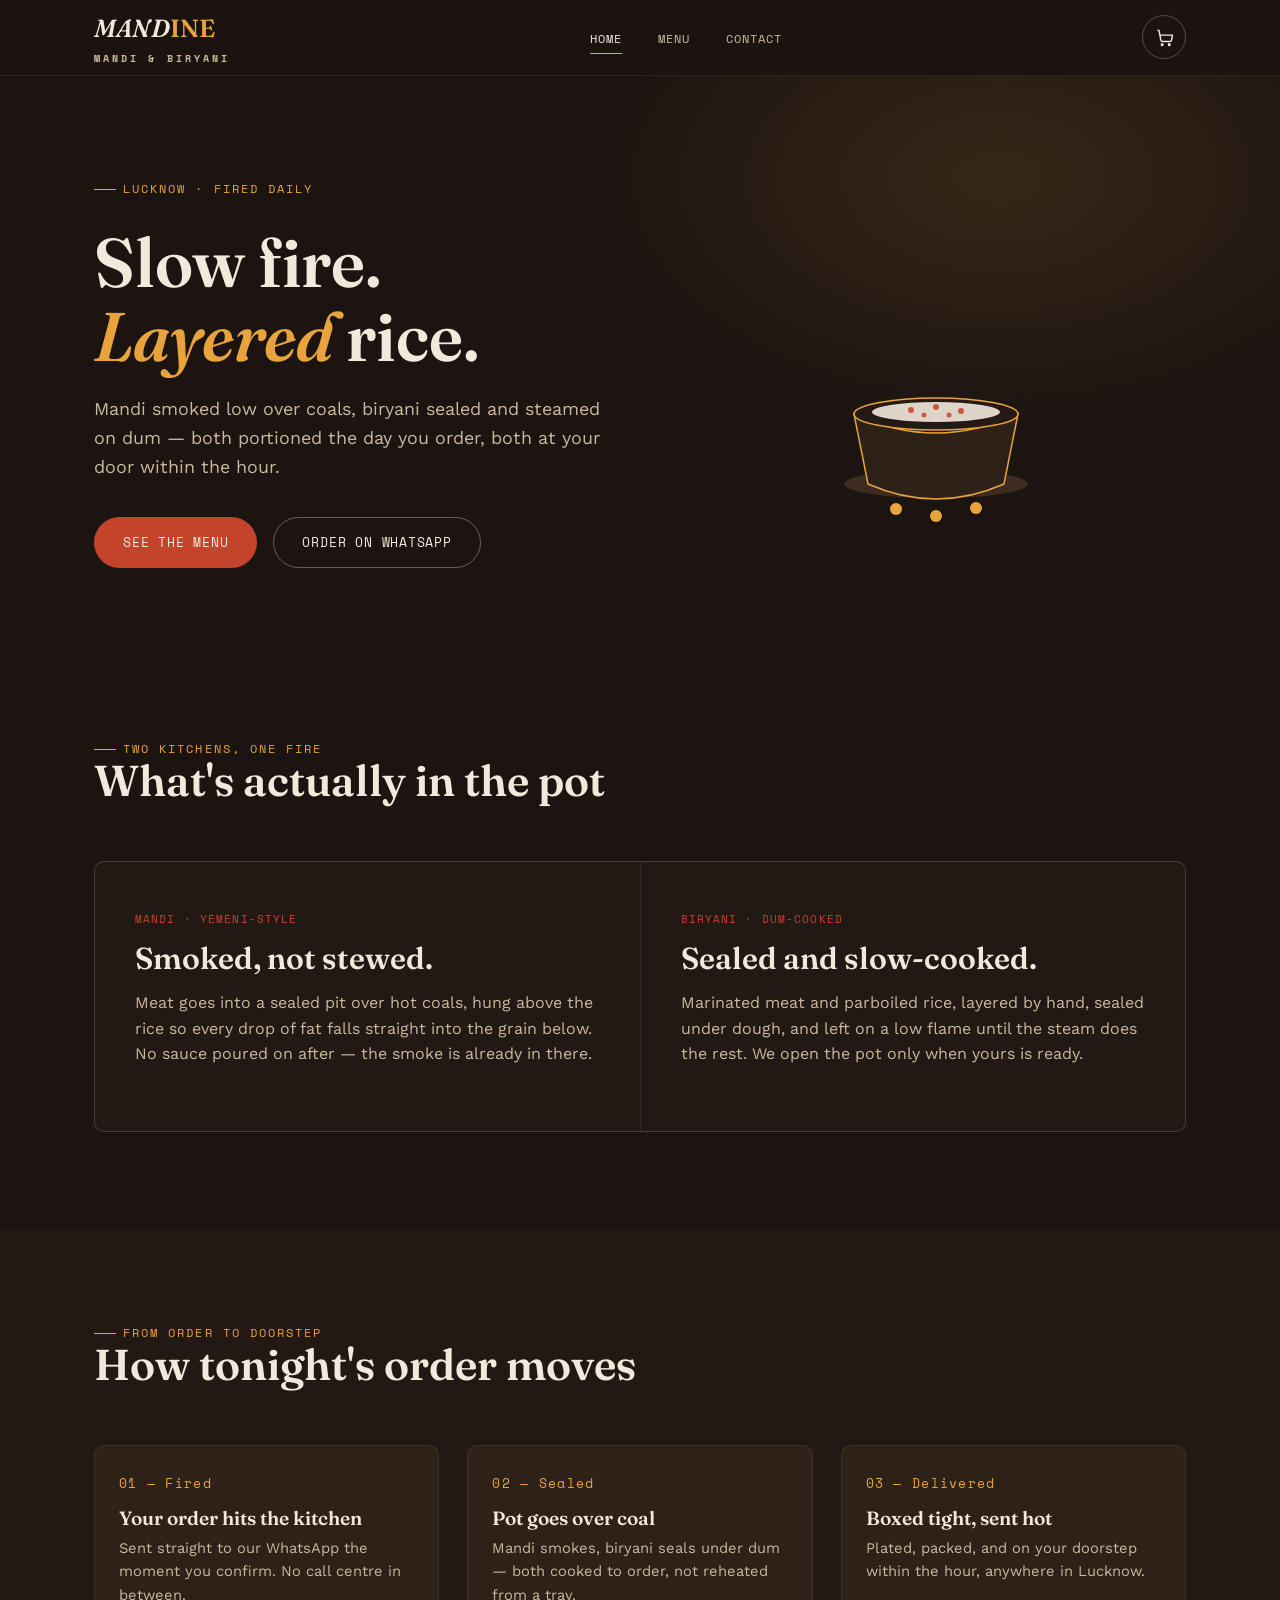
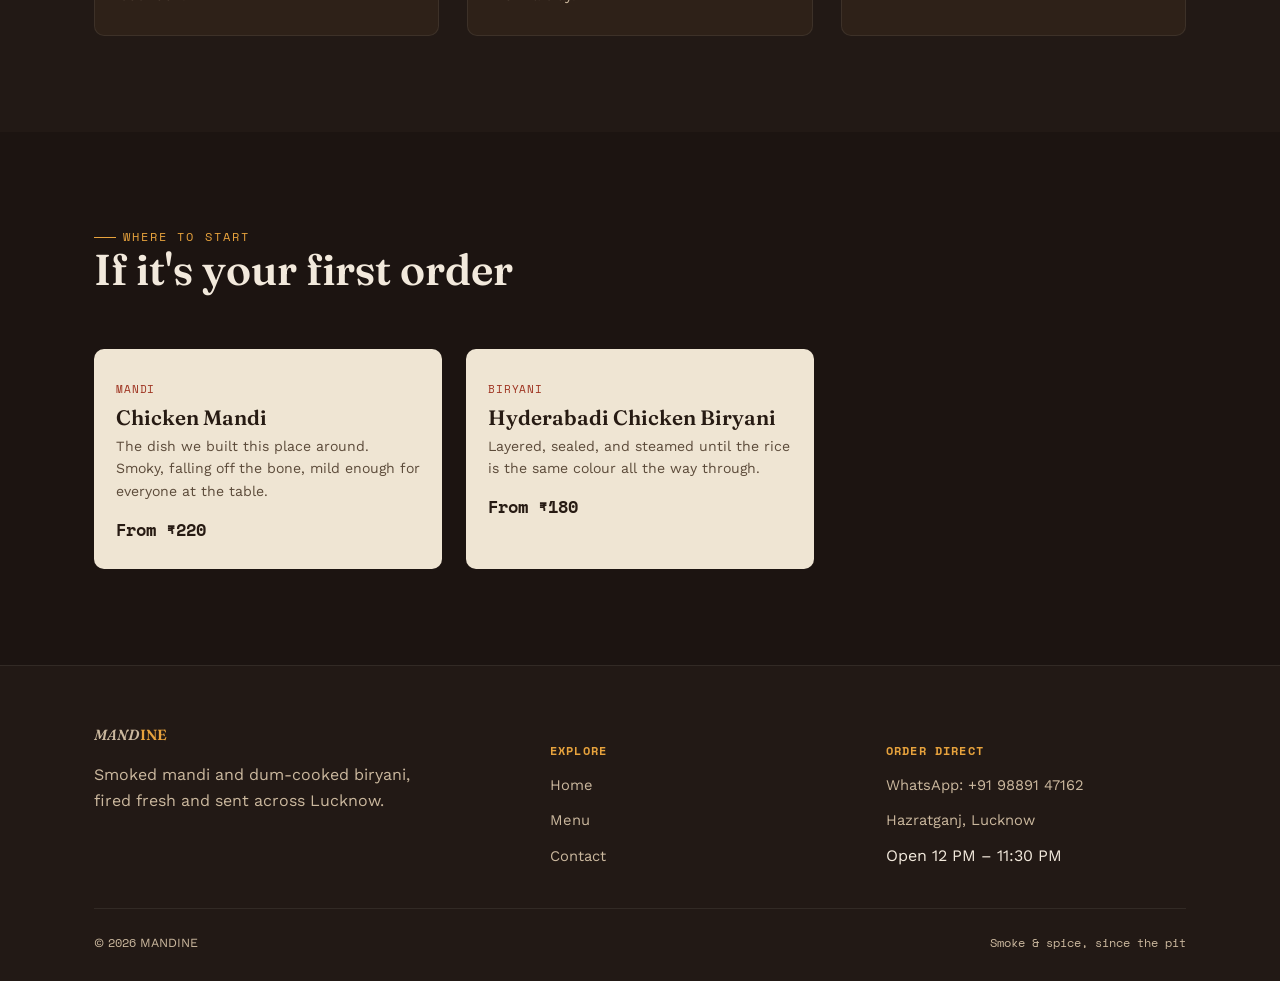
<file: index.html>
<!doctype html>
<html lang="en">
<head>
<meta charset="UTF-8">
<meta name="viewport" content="width=device-width, initial-scale=1.0">
<title>MANDINE — Mandi & Biryani, Lucknow</title>
<meta name="description" content="Smoked mandi and dum-cooked biryani, delivered hot across Lucknow. Order straight to WhatsApp.">
<link rel="preconnect" href="https://fonts.googleapis.com">
<link rel="preconnect" href="https://fonts.gstatic.com" crossorigin>
<link href="https://fonts.googleapis.com/css2?family=Fraunces:ital,opsz,wght@0,9..144,400;0,9..144,600;1,9..144,500&family=Work+Sans:wght@400;500;600&family=Space+Mono:wght@400;700&display=swap" rel="stylesheet">
<link rel="stylesheet" href="css/style.css">
</head>
<body>

<nav class="nav">
  <div class="container">
    <a href="index.html" class="wordmark">MAND<span>INE</span><small>Mandi &amp; Biryani</small></a>
    <button class="nav-toggle" id="navToggle" aria-label="Toggle menu" aria-expanded="false">
      <span></span><span></span><span></span>
    </button>
    <ul class="nav-links" id="navLinks">
      <li><a href="index.html" aria-current="page">Home</a></li>
      <li><a href="menu.html">Menu</a></li>
      <li><a href="contact.html">Contact</a></li>
    </ul>
    <div class="nav-right">
      <button class="cart-btn" aria-label="Open cart">
        <svg viewBox="0 0 24 24" fill="none" stroke="currentColor" stroke-width="1.8"><path d="M3 3h2l2.4 12.4A2 2 0 0 0 9.36 17H19a2 2 0 0 0 1.96-1.6L22 9H6"/><circle cx="9" cy="21" r="1"/><circle cx="18" cy="21" r="1"/></svg>
        <span class="cart-badge" hidden>0</span>
      </button>
    </div>
  </div>
</nav>

<main>
  <!-- ===================== HERO ===================== -->
  <section class="hero">
    <div class="container">
      <div class="hero-copy">
        <span class="eyebrow">Lucknow · Fired daily</span>
        <h1>Slow fire.<br><em>Layered</em> rice.</h1>
        <p class="lede">Mandi smoked low over coals, biryani sealed and steamed on dum — both portioned the day you order, both at your door within the hour.</p>
        <div class="hero-cta">
          <a href="menu.html" class="btn btn-primary">See the menu</a>
          <a href="https://wa.me/919889147162?text=Hi%20MANDINE%2C%20I%27d%20like%20to%20place%20an%20order" class="btn btn-ghost" target="_blank" rel="noopener">Order on WhatsApp</a>
        </div>
      </div>

      <div class="hero-art" aria-hidden="true">
        <svg viewBox="0 0 380 420">
          <!-- embers -->
          <g fill="#E8A33D">
            <circle class="ember e1" cx="150" cy="345" r="6"/>
            <circle class="ember e2" cx="190" cy="352" r="6"/>
            <circle class="ember e3" cx="230" cy="344" r="6"/>
          </g>
          <!-- pot -->
          <g>
            <ellipse cx="190" cy="320" rx="92" ry="14" fill="#3D2C21"/>
            <path d="M108 250 q82 38 164 0 l-14 70 q-68 30 -136 0 z" fill="#2E2118" stroke="#E8A33D" stroke-width="1.5"/>
            <ellipse cx="190" cy="250" rx="82" ry="16" fill="#241A15" stroke="#E8A33D" stroke-width="1.5"/>
            <ellipse class="pot-rice" cx="190" cy="248" rx="64" ry="10" fill="#F2E9DC" opacity=".9"/>
            <g fill="#C4432B" opacity=".85">
              <circle cx="165" cy="246" r="3"/>
              <circle cx="190" cy="243" r="3"/>
              <circle cx="215" cy="247" r="3"/>
              <circle cx="178" cy="251" r="2.5"/>
              <circle cx="203" cy="251" r="2.5"/>
            </g>
          </g>
          <!-- smoke -->
          <g>
            <path class="smoke-wisp w1" d="M170 230 q-18 -30 4 -55 q20 -22 0 -50"/>
            <path class="smoke-wisp w2" d="M195 230 q14 -28 -6 -52 q-18 -22 4 -50"/>
            <path class="smoke-wisp w3" d="M215 232 q20 -26 2 -50 q-16 -20 8 -48"/>
          </g>
        </svg>
      </div>
    </div>
  </section>

  <!-- ===================== PILLARS ===================== -->
  <section class="section">
    <div class="container">
      <div class="section-head reveal">
        <span class="eyebrow">Two kitchens, one fire</span>
        <h2>What's actually in the pot</h2>
      </div>
      <div class="pillars">
        <div class="pillar reveal">
          <span class="tag">Mandi · Yemeni-style</span>
          <h3>Smoked, not stewed.</h3>
          <p>Meat goes into a sealed pit over hot coals, hung above the rice so every drop of fat falls straight into the grain below. No sauce poured on after — the smoke is already in there.</p>
        </div>
        <div class="pillar reveal">
          <span class="tag">Biryani · Dum-cooked</span>
          <h3>Sealed and slow-cooked.</h3>
          <p>Marinated meat and parboiled rice, layered by hand, sealed under dough, and left on a low flame until the steam does the rest. We open the pot only when yours is ready.</p>
        </div>
      </div>
    </div>
  </section>

  <!-- ===================== PROCESS ===================== -->
  <section class="section section--soft">
    <div class="container">
      <div class="section-head reveal">
        <span class="eyebrow">From order to doorstep</span>
        <h2>How tonight's order moves</h2>
      </div>
      <div class="timeline">
        <div class="tl-step reveal">
          <span class="num">01 — Fired</span>
          <h4>Your order hits the kitchen</h4>
          <p>Sent straight to our WhatsApp the moment you confirm. No call centre in between.</p>
        </div>
        <div class="tl-step reveal">
          <span class="num">02 — Sealed</span>
          <h4>Pot goes over coal</h4>
          <p>Mandi smokes, biryani seals under dum — both cooked to order, not reheated from a tray.</p>
        </div>
        <div class="tl-step reveal">
          <span class="num">03 — Delivered</span>
          <h4>Boxed tight, sent hot</h4>
          <p>Plated, packed, and on your doorstep within the hour, anywhere in Lucknow.</p>
        </div>
      </div>
    </div>
  </section>

  <!-- ===================== FEATURED ===================== -->
  <section class="section">
    <div class="container">
      <div class="section-head reveal">
        <span class="eyebrow">Where to start</span>
        <h2>If it's your first order</h2>
      </div>
      <div class="feat-grid">
        <div class="feat-card reveal">
          <span class="tag">Mandi</span>
          <h4>Chicken Mandi</h4>
          <p>The dish we built this place around. Smoky, falling off the bone, mild enough for everyone at the table.</p>
          <div class="feat-foot">
            <span class="price">From ₹220</span>
          </div>
        </div>
        <div class="feat-card reveal">
          <span class="tag">Biryani</span>
          <h4>Hyderabadi Chicken Biryani</h4>
          <p>Layered, sealed, and steamed until the rice is the same colour all the way through.</p>
          <div class="feat-foot">
            <span class="price">From ₹180</span>
          </div>
        </div>
        <!-- <div class="feat-card reveal">
          <span class="tag">Mandi</span>
          <h4>Mutton Mandi</h4>
          <p>Longer over the coals than the chicken, and it shows. For the table that wants the real thing.</p>
          <div class="feat-foot">
            <span class="price">From ₹320</span>
          </div>
        </div> -->
      </div>
    </div>
  </section>
</main>

<footer class="site-footer">
  <div class="container">
    <div class="footer-grid">
      <div>
        <a href="index.html" class="wordmark">MAND<span>INE</span></a>
        <p style="margin-top:14px; max-width:32ch;">Smoked mandi and dum-cooked biryani, fired fresh and sent across Lucknow.</p>
      </div>
      <div>
        <h5>Explore</h5>
        <ul>
          <li><a href="index.html">Home</a></li>
          <li><a href="menu.html">Menu</a></li>
          <li><a href="contact.html">Contact</a></li>
        </ul>
      </div>
      <div>
        <h5>Order direct</h5>
        <ul>
          <li><a href="https://wa.me/919889147162" target="_blank" rel="noopener">WhatsApp: +91 98891 47162</a></li>
          <li><a href="contact.html">Hazratganj, Lucknow</a></li>
          <li><span>Open 12 PM – 11:30 PM</span></li>
        </ul>
      </div>
    </div>
    <div class="footer-bottom">
      <span>© <span class="js-year font-mono">2026</span> MANDINE</span>
      <span class="font-mono">Smoke &amp; spice, since the pit</span>
    </div>
  </div>
</footer>

<div id="cart-root"></div>
<div class="toast" id="toast"></div>

<script src="js/main.js"></script>
<script src="js/cart.js"></script>
</body>
</html>
</file>
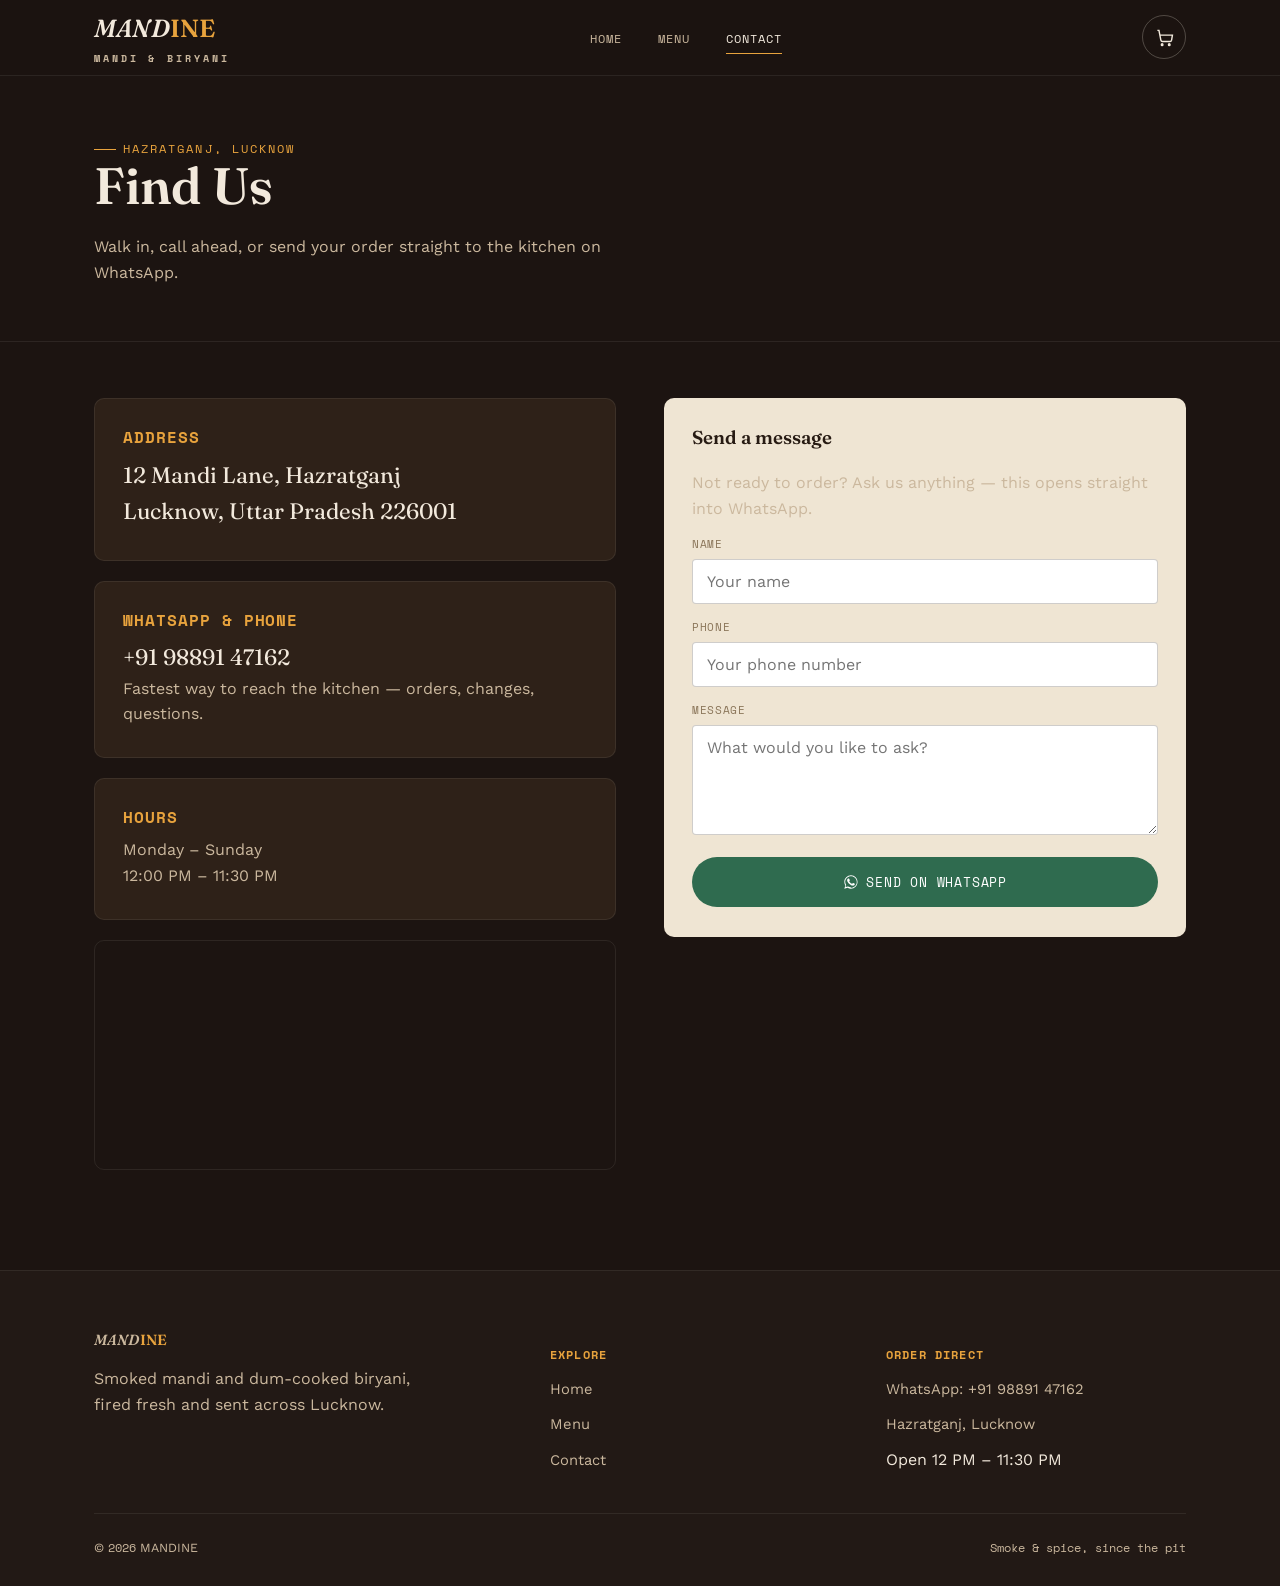
<file: contact.html>
<!doctype html>
<html lang="en">
<head>
<meta charset="UTF-8">
<meta name="viewport" content="width=device-width, initial-scale=1.0">
<title>Contact — MANDINE</title>
<meta name="description" content="Find MANDINE in Hazratganj, Lucknow. Call, walk in, or send your order on WhatsApp.">
<link rel="preconnect" href="https://fonts.googleapis.com">
<link rel="preconnect" href="https://fonts.gstatic.com" crossorigin>
<link href="https://fonts.googleapis.com/css2?family=Fraunces:ital,opsz,wght@0,9..144,400;0,9..144,600;1,9..144,500&family=Work+Sans:wght@400;500;600&family=Space+Mono:wght@400;700&display=swap" rel="stylesheet">
<link rel="stylesheet" href="css/style.css">
</head>
<body>

<nav class="nav">
  <div class="container">
    <a href="index.html" class="wordmark">MAND<span>INE</span><small>Mandi &amp; Biryani</small></a>
    <button class="nav-toggle" id="navToggle" aria-label="Toggle menu" aria-expanded="false">
      <span></span><span></span><span></span>
    </button>
    <ul class="nav-links" id="navLinks">
      <li><a href="index.html">Home</a></li>
      <li><a href="menu.html">Menu</a></li>
      <li><a href="contact.html" aria-current="page">Contact</a></li>
    </ul>
    <div class="nav-right">
      <button class="cart-btn" aria-label="Open cart">
        <svg viewBox="0 0 24 24" fill="none" stroke="currentColor" stroke-width="1.8"><path d="M3 3h2l2.4 12.4A2 2 0 0 0 9.36 17H19a2 2 0 0 0 1.96-1.6L22 9H6"/><circle cx="9" cy="21" r="1"/><circle cx="18" cy="21" r="1"/></svg>
        <span class="cart-badge" hidden>0</span>
      </button>
    </div>
  </div>
</nav>

<main>
  <header class="page-header">
    <div class="container">
      <span class="eyebrow">Hazratganj, Lucknow</span>
      <h1>Find Us</h1>
      <p class="lede">Walk in, call ahead, or send your order straight to the kitchen on WhatsApp.</p>
    </div>
  </header>

  <section class="container">
    <div class="contact-grid">
      <div>
        <div class="info-card">
          <h4>Address</h4>
          <p class="big">12 Mandi Lane, Hazratganj<br>Lucknow, Uttar Pradesh 226001</p>
        </div>
        <div class="info-card">
          <h4>WhatsApp &amp; Phone</h4>
          <p class="big"><a href="https://wa.me/919889147162" target="_blank" rel="noopener">+91 98891 47162</a></p>
          <p>Fastest way to reach the kitchen — orders, changes, questions.</p>
        </div>
        <div class="info-card">
          <h4>Hours</h4>
          <p>Monday – Sunday<br>12:00 PM – 11:30 PM</p>
        </div>
        <div class="map-wrap">
          <iframe
            src="https://www.google.com/maps?q=Hazratganj,Lucknow,Uttar+Pradesh&output=embed"
            loading="lazy"
            referrerpolicy="no-referrer-when-downgrade"
            title="MANDINE location map"></iframe>
        </div>
      </div>

      <form class="msg-form" id="msgForm">
        <h3>Send a message</h3>
        <p style="margin-bottom:0;">Not ready to order? Ask us anything — this opens straight into WhatsApp.</p>
        <div>
          <label for="msgName">Name</label>
          <input type="text" id="msgName" placeholder="Your name" required>
        </div>
        <div>
          <label for="msgPhone">Phone</label>
          <input type="tel" id="msgPhone" placeholder="Your phone number" required>
        </div>
        <div>
          <label for="msgBody">Message</label>
          <textarea id="msgBody" placeholder="What would you like to ask?" required></textarea>
        </div>
        <button type="submit" class="btn btn-wa btn-block">
          <svg width="16" height="16" viewBox="0 0 24 24" fill="currentColor"><path d="M17.5 14.4c-.3-.1-1.7-.8-2-1-.3-.1-.5-.1-.7.1-.2.3-.8 1-.9 1.1-.2.2-.3.2-.6.1-.3-.1-1.2-.4-2.3-1.4-.9-.8-1.4-1.7-1.6-2-.2-.3 0-.5.1-.6.1-.1.3-.3.4-.5.1-.1.2-.3.3-.4.1-.2 0-.4 0-.5 0-.1-.7-1.6-.9-2.2-.2-.5-.5-.5-.7-.5h-.6c-.2 0-.5.1-.8.4-.3.3-1 1-1 2.4s1 2.8 1.2 3c.1.2 2 3 4.8 4.3.7.3 1.2.5 1.6.6.7.2 1.3.2 1.8.1.5-.1 1.7-.7 1.9-1.4.2-.7.2-1.2.2-1.3-.1-.2-.3-.2-.6-.4z"/><path d="M12 2C6.5 2 2 6.5 2 12c0 1.9.5 3.7 1.5 5.2L2 22l4.9-1.3c1.5.8 3.2 1.3 4.9 1.3 5.5 0 10-4.5 10-10S17.5 2 12 2zm0 18.1c-1.6 0-3.1-.4-4.5-1.2l-.3-.2-3.3.9.9-3.2-.2-.3C3.8 14.6 3.3 13 3.3 12c0-4.8 3.9-8.7 8.7-8.7s8.7 3.9 8.7 8.7-3.9 8.7-8.7 8.7z"/></svg>
          Send on WhatsApp
        </button>
      </form>
    </div>
  </section>
</main>

<footer class="site-footer">
  <div class="container">
    <div class="footer-grid">
      <div>
        <a href="index.html" class="wordmark">MAND<span>INE</span></a>
        <p style="margin-top:14px; max-width:32ch;">Smoked mandi and dum-cooked biryani, fired fresh and sent across Lucknow.</p>
      </div>
      <div>
        <h5>Explore</h5>
        <ul>
          <li><a href="index.html">Home</a></li>
          <li><a href="menu.html">Menu</a></li>
          <li><a href="contact.html">Contact</a></li>
        </ul>
      </div>
      <div>
        <h5>Order direct</h5>
        <ul>
          <li><a href="https://wa.me/919889147162" target="_blank" rel="noopener">WhatsApp: +91 98891 47162</a></li>
          <li><a href="contact.html">Hazratganj, Lucknow</a></li>
          <li><span>Open 12 PM – 11:30 PM</span></li>
        </ul>
      </div>
    </div>
    <div class="footer-bottom">
      <span>© <span class="js-year font-mono">2026</span> MANDINE</span>
      <span class="font-mono">Smoke &amp; spice, since the pit</span>
    </div>
  </div>
</footer>

<div id="cart-root"></div>
<div class="toast" id="toast"></div>

<script src="js/main.js"></script>
<script src="js/cart.js"></script>
<script src="js/contact.js"></script>
</body>
</html>
</file>
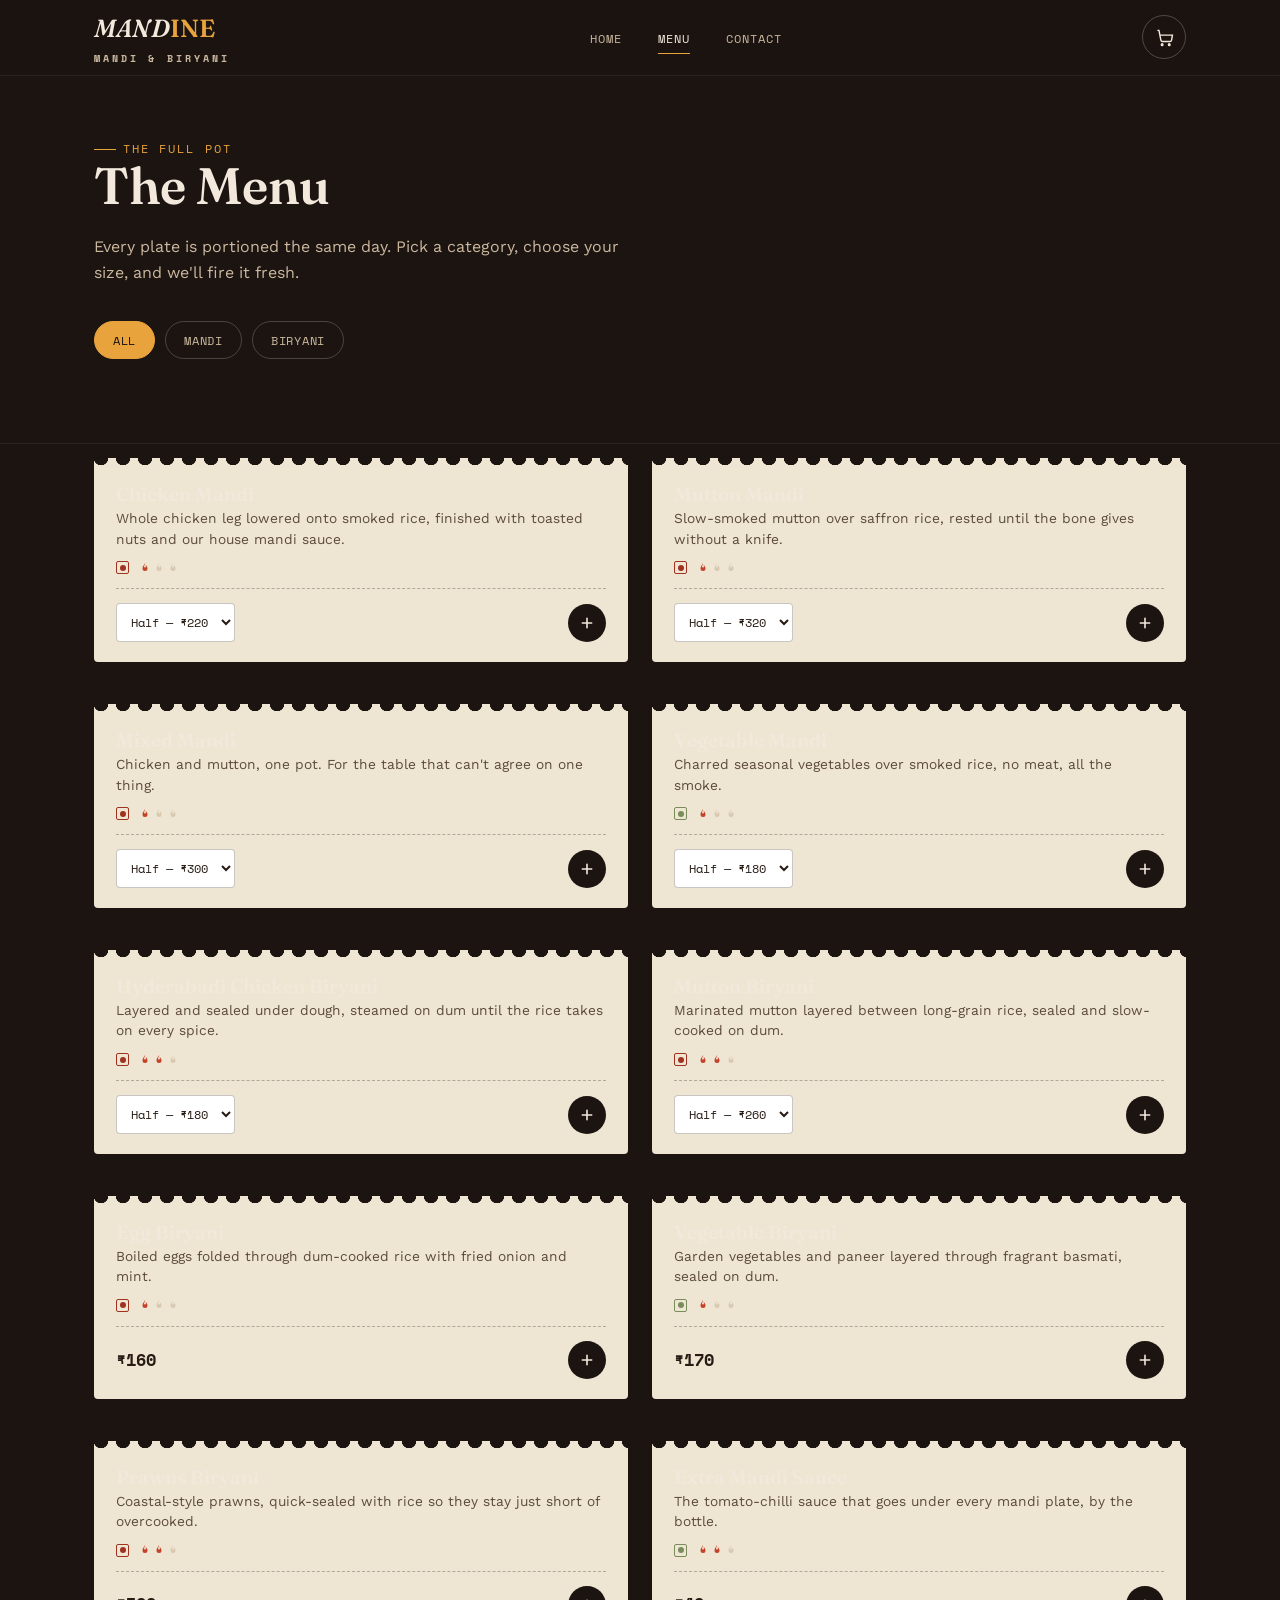
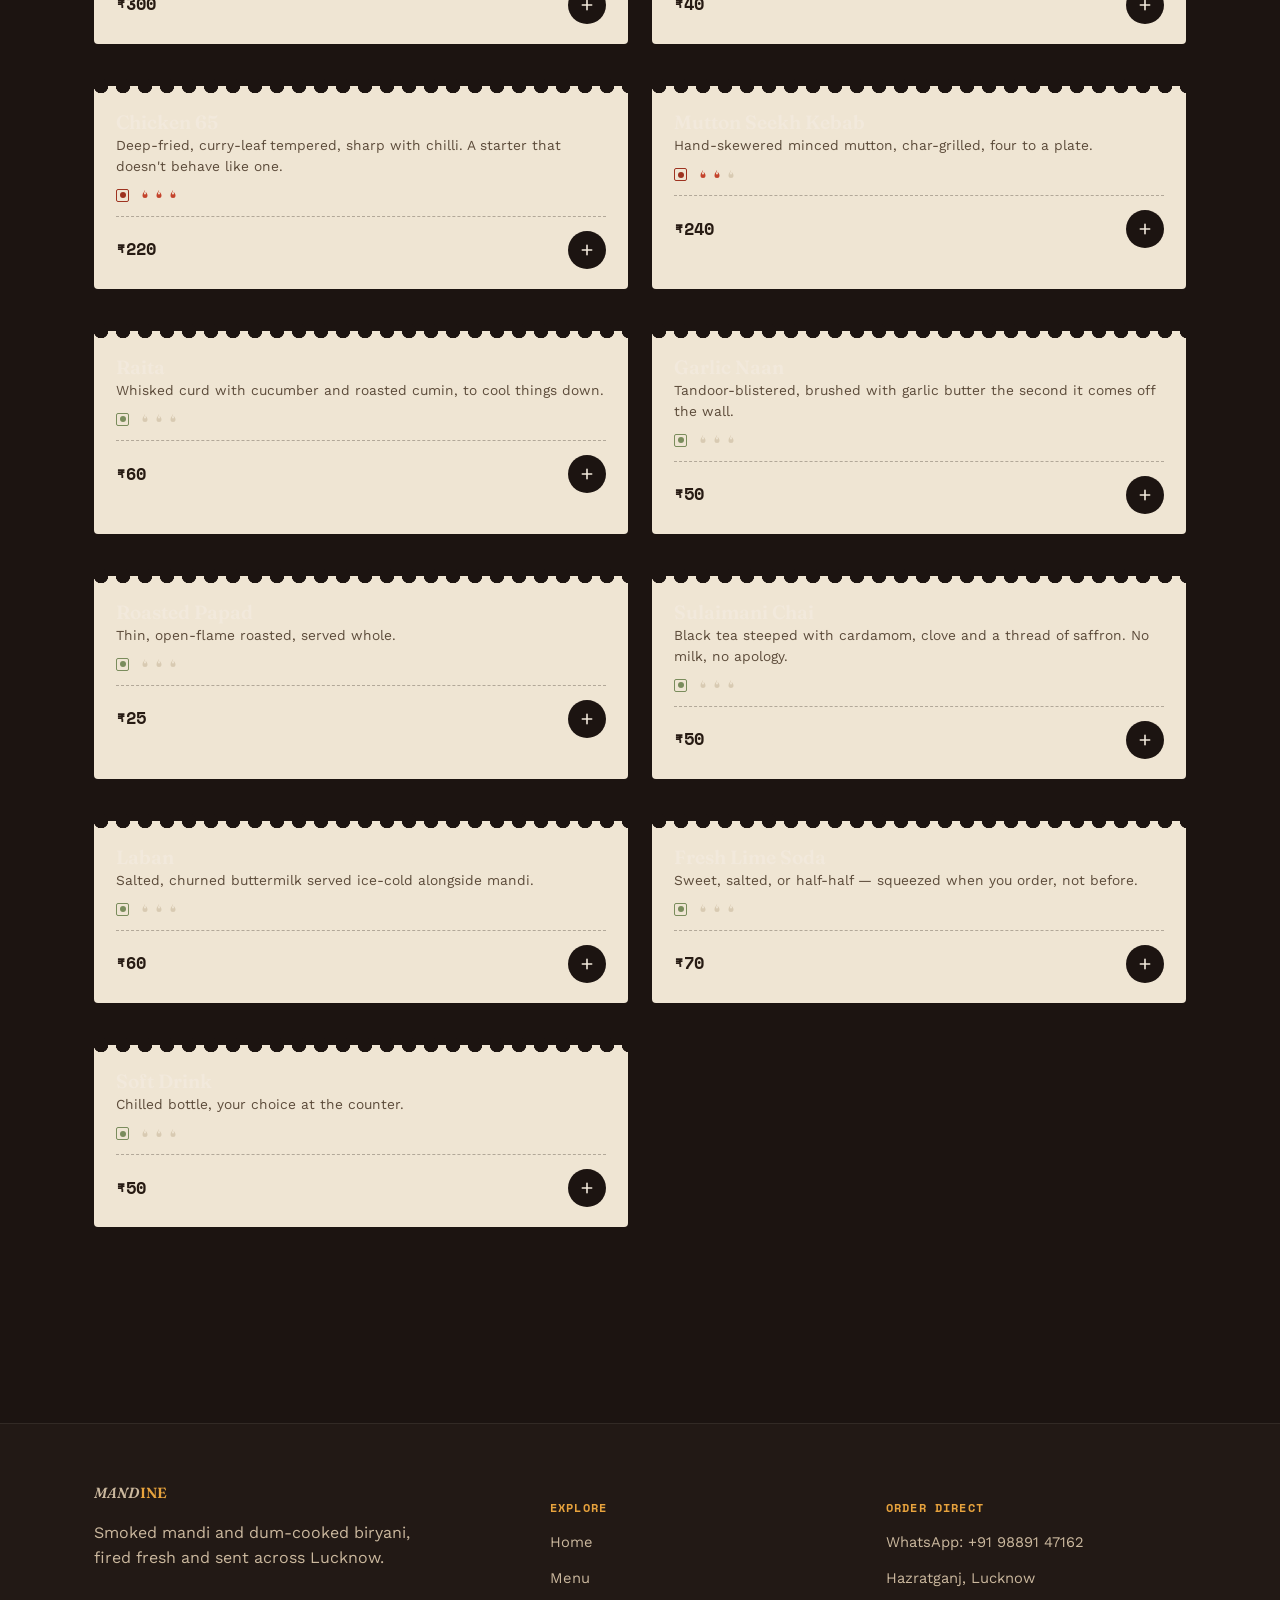
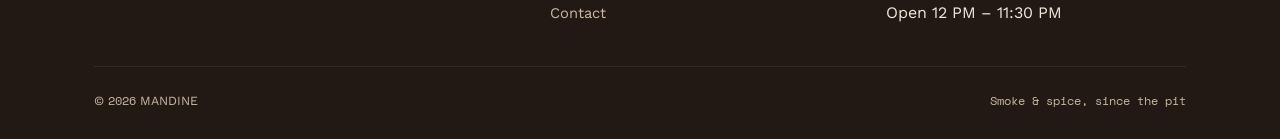
<file: menu.html>
<!doctype html>
<html lang="en">
<head>
<meta charset="UTF-8">
<meta name="viewport" content="width=device-width, initial-scale=1.0">
<title>Menu — MANDINE</title>
<meta name="description" content="The full MANDINE menu — mandi, biryani, sides and drinks. Add to your order and send it straight to WhatsApp.">
<link rel="preconnect" href="https://fonts.googleapis.com">
<link rel="preconnect" href="https://fonts.gstatic.com" crossorigin>
<link href="https://fonts.googleapis.com/css2?family=Fraunces:ital,opsz,wght@0,9..144,400;0,9..144,600;1,9..144,500&family=Work+Sans:wght@400;500;600&family=Space+Mono:wght@400;700&display=swap" rel="stylesheet">
<link rel="stylesheet" href="css/style.css">
</head>
<body>

<nav class="nav">
  <div class="container">
    <a href="index.html" class="wordmark">MAND<span>INE</span><small>Mandi &amp; Biryani</small></a>
    <button class="nav-toggle" id="navToggle" aria-label="Toggle menu" aria-expanded="false">
      <span></span><span></span><span></span>
    </button>
    <ul class="nav-links" id="navLinks">
      <li><a href="index.html">Home</a></li>
      <li><a href="menu.html" aria-current="page">Menu</a></li>
      <li><a href="contact.html">Contact</a></li>
    </ul>
    <div class="nav-right">
      <button class="cart-btn" aria-label="Open cart">
        <svg viewBox="0 0 24 24" fill="none" stroke="currentColor" stroke-width="1.8"><path d="M3 3h2l2.4 12.4A2 2 0 0 0 9.36 17H19a2 2 0 0 0 1.96-1.6L22 9H6"/><circle cx="9" cy="21" r="1"/><circle cx="18" cy="21" r="1"/></svg>
        <span class="cart-badge" hidden>0</span>
      </button>
    </div>
  </div>
</nav>

<main>
  <header class="page-header">
    <div class="container">
      <span class="eyebrow">The full pot</span>
      <h1>The Menu</h1>
      <p class="lede">Every plate is portioned the same day. Pick a category, choose your size, and we'll fire it fresh.</p>

      <div class="filters" id="filterBar">
        <button class="filter-btn is-active" data-filter="all">All</button>
        <button class="filter-btn" data-filter="mandi">Mandi</button>
        <button class="filter-btn" data-filter="biryani">Biryani</button>
        <!-- <button class="filter-btn" data-filter="sides">Sides &amp; Extras</button> -->
        <!-- <button class="filter-btn" data-filter="drinks">Drinks</button> -->
      </div>
    </div>
  </header>

  <section class="section" style="padding-top:0;">
    <div class="container">
      <div class="menu-grid" id="menuGrid"></div>
    </div>
  </section>
</main>

<footer class="site-footer">
  <div class="container">
    <div class="footer-grid">
      <div>
        <a href="index.html" class="wordmark">MAND<span>INE</span></a>
        <p style="margin-top:14px; max-width:32ch;">Smoked mandi and dum-cooked biryani, fired fresh and sent across Lucknow.</p>
      </div>
      <div>
        <h5>Explore</h5>
        <ul>
          <li><a href="index.html">Home</a></li>
          <li><a href="menu.html">Menu</a></li>
          <li><a href="contact.html">Contact</a></li>
        </ul>
      </div>
      <div>
        <h5>Order direct</h5>
        <ul>
          <li><a href="https://wa.me/919889147162" target="_blank" rel="noopener">WhatsApp: +91 98891 47162</a></li>
          <li><a href="contact.html">Hazratganj, Lucknow</a></li>
          <li><span>Open 12 PM – 11:30 PM</span></li>
        </ul>
      </div>
    </div>
    <div class="footer-bottom">
      <span>© <span class="js-year font-mono">2026</span> MANDINE</span>
      <span class="font-mono">Smoke &amp; spice, since the pit</span>
    </div>
  </div>
</footer>

<div id="cart-root"></div>
<div class="toast" id="toast"></div>

<script src="js/main.js"></script>
<script src="js/menu-data.js"></script>
<script src="js/cart.js"></script>
<script src="js/menu.js"></script>
</body>
</html>
</file>
<file: css/style.css>
/* ============================================================
   MANDINE — Smoked rice, slow fire.
   Design tokens
   ============================================================ */
:root{
  /* color */
  --char:        #1C1411;
  --char-soft:   #221915;
  --ember:       #2E2118;
  --ember-light: #3D2C21;
  --saffron:     #E8A33D;
  --saffron-deep:#C9842A;
  --chili:       #C4432B;
  --chili-deep:  #9E3320;
  --cardamom:    #7A8C5C;
  --cream:       #F2E9DC;
  --cream-dim:   #CBB89E;
  --paper:       #EFE5D3;
  --ink:         #271B13;

  /* type */
  --font-display: 'Fraunces', serif;
  --font-body: 'Work Sans', sans-serif;
  --font-mono: 'Space Mono', monospace;

  /* layout */
  --container: 1140px;
  --nav-h: 76px;
  --radius-s: 4px;
  --radius-m: 10px;
  --ease: cubic-bezier(.22,.61,.36,1);
}

*,*::before,*::after{ box-sizing:border-box; }
html{ scroll-behavior:smooth; }
@media (prefers-reduced-motion: reduce){
  html{ scroll-behavior:auto; }
  *,*::before,*::after{ animation-duration:.001ms !important; animation-iteration-count:1 !important; transition-duration:.001ms !important; scroll-behavior:auto !important; }
}

body{
  margin:0;
  background:var(--char);
  color:var(--cream);
  font-family:var(--font-body);
  font-size:16px;
  line-height:1.6;
  -webkit-font-smoothing:antialiased;
}

h1,h2,h3,h4{
  font-family:var(--font-display);
  font-weight:600;
  line-height:1.08;
  margin:0 0 .4em;
  color:var(--cream);
}
p{ margin:0 0 1em; color:var(--cream-dim); }
a{ color:inherit; text-decoration:none; }
img,svg{ display:block; max-width:100%; }
button{ font-family:inherit; cursor:pointer; }
input,textarea,select{ font-family:inherit; font-size:1rem; }

::selection{ background:var(--chili); color:var(--cream); }

:focus-visible{
  outline:2px solid var(--saffron);
  outline-offset:3px;
}

.container{
  max-width:var(--container);
  margin:0 auto;
  padding:0 24px;
}

.eyebrow{
  font-family:var(--font-mono);
  font-size:.72rem;
  letter-spacing:.18em;
  text-transform:uppercase;
  color:var(--saffron);
  display:flex;
  align-items:center;
  gap:.6em;
}
.eyebrow::before{
  content:"";
  width:22px; height:1px;
  background:var(--saffron);
  display:inline-block;
}

.section{ padding:96px 0; position:relative; }
.section--soft{ background:var(--char-soft); }
.section-head{ max-width:640px; margin-bottom:56px; }
.section-head h2{ font-size:clamp(1.9rem,3.4vw,2.7rem); }
.section-head .lede{ font-size:1.05rem; }

em{ font-style:italic; color:var(--saffron); }

/* ============================================================
   Buttons
   ============================================================ */
.btn{
  display:inline-flex;
  align-items:center;
  justify-content:center;
  gap:.55em;
  padding:14px 28px;
  border-radius:999px;
  font-family:var(--font-mono);
  font-size:.82rem;
  letter-spacing:.06em;
  text-transform:uppercase;
  border:1px solid transparent;
  transition:transform .25s var(--ease), background .25s, border-color .25s, color .25s;
  white-space:nowrap;
}
.btn:active{ transform:scale(.97); }
.btn-primary{ background:var(--chili); color:var(--cream); }
.btn-primary:hover{ background:var(--chili-deep); }
.btn-ghost{ border-color:rgba(242,233,220,.35); color:var(--cream); }
.btn-ghost:hover{ border-color:var(--saffron); color:var(--saffron); }
.btn-wa{ background:#2F6B4F; color:#fff; }
.btn-wa:hover{ background:#275a42; }
.btn-block{ width:100%; }
.btn[disabled]{ opacity:.45; cursor:not-allowed; pointer-events:none; }

/* ============================================================
   Nav
   ============================================================ */
.nav{
  position:sticky; top:0; z-index:60;
  height:var(--nav-h);
  display:flex; align-items:center;
  background:rgba(28,20,17,.78);
  backdrop-filter:blur(10px);
  border-bottom:1px solid rgba(242,233,220,.08);
  transition:box-shadow .3s;
}
.nav.is-scrolled{ box-shadow:0 12px 30px -16px rgba(0,0,0,.6); }
.nav .container{ display:flex; align-items:center; justify-content:space-between; width:100%; }

.wordmark{ font-family:var(--font-display); font-style:italic; font-size:1.55rem; font-weight:600; letter-spacing:.01em; }
.wordmark span{ color:var(--saffron); font-style:normal; }
.wordmark small{ display:block; font-family:var(--font-mono); font-style:normal; font-size:.6rem; letter-spacing:.32em; color:var(--cream-dim); text-transform:uppercase; margin-top:2px; }

.nav-links{ display:flex; align-items:center; gap:36px; list-style:none; margin:0; padding:0; }
.nav-links a{
  font-family:var(--font-mono); font-size:.78rem; letter-spacing:.08em; text-transform:uppercase;
  color:var(--cream-dim); position:relative; padding:6px 0;
}
.nav-links a::after{
  content:""; position:absolute; left:0; right:100%; bottom:0; height:1px; background:var(--saffron);
  transition:right .3s var(--ease);
}
.nav-links a:hover, .nav-links a[aria-current="page"]{ color:var(--cream); }
.nav-links a:hover::after, .nav-links a[aria-current="page"]::after{ right:0; }

.nav-right{ display:flex; align-items:center; gap:18px; }

.cart-btn{
  position:relative; background:none; border:1px solid rgba(242,233,220,.25); border-radius:999px;
  width:44px; height:44px; display:flex; align-items:center; justify-content:center; color:var(--cream);
  transition:border-color .25s, transform .2s;
}
.cart-btn:hover{ border-color:var(--saffron); }
.cart-btn svg{ width:19px; height:19px; }
.cart-badge{
  position:absolute; top:-7px; right:-7px;
  background:var(--chili); color:var(--cream);
  font-family:var(--font-mono); font-size:.66rem; font-weight:700;
  min-width:19px; height:19px; border-radius:999px;
  display:flex; align-items:center; justify-content:center; padding:0 4px;
  border:2px solid var(--char);
}
.cart-badge[hidden]{ display:none; }
.cart-btn.bump{ animation:bump .4s var(--ease); }
@keyframes bump{ 0%{transform:scale(1);} 35%{transform:scale(1.18);} 100%{transform:scale(1);} }

.nav-toggle{
  display:none; background:none; border:0; color:var(--cream); width:40px; height:40px;
  flex-direction:column; align-items:center; justify-content:center; gap:5px;
}
.nav-toggle span{ width:22px; height:2px; background:var(--cream); transition:transform .25s, opacity .25s; }
.nav-toggle.is-open span:nth-child(1){ transform:translateY(7px) rotate(45deg); }
.nav-toggle.is-open span:nth-child(2){ opacity:0; }
.nav-toggle.is-open span:nth-child(3){ transform:translateY(-7px) rotate(-45deg); }

@media (max-width:860px){
  .nav-toggle{ display:flex; }
  .nav-links{
    position:fixed; inset:var(--nav-h) 0 0 0; height:calc(100dvh - var(--nav-h));
    flex-direction:column; justify-content:flex-start; gap:0;
    background:var(--char); transform:translateX(100%); transition:transform .35s var(--ease);
    padding-top:24px;
  }
  .nav-links.is-open{ transform:translateX(0); }
  .nav-links li{ width:100%; border-bottom:1px solid rgba(242,233,220,.08); }
  .nav-links a{ display:block; padding:18px 24px; font-size:.9rem; }
}

/* ============================================================
   Hero (index)
   ============================================================ */
.hero{
  position:relative; overflow:hidden;
  padding:88px 0 60px;
  background:
    radial-gradient(ellipse 700px 420px at 78% 18%, rgba(232,163,61,.13), transparent 60%),
    var(--char);
}
.hero .container{ display:grid; grid-template-columns:1.05fr .95fr; gap:40px; align-items:center; }
.hero-copy h1{ font-size:clamp(2.6rem,5.4vw,4.3rem); margin:.4em 0 .3em; }
.hero-copy .lede{ font-size:1.12rem; max-width:46ch; margin-bottom:2em; }
.hero-cta{ display:flex; gap:16px; flex-wrap:wrap; }

.hero-art{ position:relative; display:flex; align-items:center; justify-content:center; min-height:380px; }
.hero-art svg{ width:100%; max-width:380px; overflow:visible; }

.smoke-wisp{ opacity:0; transform-origin:bottom center; animation:rise 6s ease-in infinite; fill:none; stroke:var(--cream-dim); stroke-width:2.4; stroke-linecap:round; }
.smoke-wisp.w2{ animation-delay:1.4s; stroke:rgba(203,184,158,.7); }
.smoke-wisp.w3{ animation-delay:2.9s; stroke:rgba(203,184,158,.5); }
@keyframes rise{
  0%{ opacity:0; transform:translateY(0) scaleX(1); }
  12%{ opacity:.55; }
  70%{ opacity:.25; }
  100%{ opacity:0; transform:translateY(-110px) scaleX(1.5); }
}
.ember{ animation:glow 2.4s ease-in-out infinite alternate; transform-origin:center; }
.ember.e2{ animation-delay:.6s; }
.ember.e3{ animation-delay:1.1s; }
@keyframes glow{ from{ opacity:.45; r:6; } to{ opacity:.95; r:9; } }

.pot-rice circle{ animation:none; }

/* ============================================================
   Pillars (mandi / biryani)
   ============================================================ */
.pillars{ display:grid; grid-template-columns:1fr 1fr; gap:1px; background:rgba(242,233,220,.1); border:1px solid rgba(242,233,220,.1); border-radius:var(--radius-m); overflow:hidden; }
.pillar{ background:var(--char-soft); padding:48px 40px; }
.pillar .eyebrow{ margin-bottom:18px; }
.pillar h3{ font-size:1.9rem; margin-bottom:.5em; }
.pillar .tag{ font-family:var(--font-mono); font-size:.7rem; letter-spacing:.1em; text-transform:uppercase; color:var(--chili); display:block; margin-bottom:14px; }

@media (max-width:760px){ .pillars{ grid-template-columns:1fr; } }

/* ============================================================
   Process timeline
   ============================================================ */
.timeline{ display:grid; grid-template-columns:repeat(3,1fr); gap:28px; }
.tl-step{ position:relative; padding:28px 24px; background:var(--ember); border-radius:var(--radius-m); border:1px solid rgba(242,233,220,.08); }
.tl-step .num{ font-family:var(--font-mono); color:var(--saffron); font-size:.8rem; letter-spacing:.1em; display:block; margin-bottom:14px; }
.tl-step h4{ font-size:1.2rem; margin-bottom:.4em; }
.tl-step p{ font-size:.92rem; margin:0; }
@media (max-width:760px){ .timeline{ grid-template-columns:1fr; } }

/* ============================================================
   Featured dishes
   ============================================================ */
.feat-grid{ display:grid; grid-template-columns:repeat(3,1fr); gap:24px; }
.feat-card{
  background:var(--paper); color:var(--ink); border-radius:var(--radius-m);
  padding:26px 22px; position:relative; transition:transform .3s var(--ease), box-shadow .3s;
}
.feat-card:hover{ transform:translateY(-6px); box-shadow:0 20px 40px -20px rgba(0,0,0,.5); }
.feat-card .tag{ font-family:var(--font-mono); font-size:.66rem; letter-spacing:.08em; text-transform:uppercase; color:var(--chili-deep); }
.feat-card h4{ color:var(--ink); font-size:1.3rem; margin:.3em 0 .25em; }
.feat-card p{ color:#5c4b3a; font-size:.88rem; }
.feat-card .price{ font-family:var(--font-mono); font-weight:700; font-size:1.05rem; }
.feat-foot{ display:flex; align-items:center; justify-content:space-between; margin-top:14px; }
@media (max-width:860px){ .feat-grid{ grid-template-columns:1fr 1fr; } }
@media (max-width:560px){ .feat-grid{ grid-template-columns:1fr; } }

/* ============================================================
   Reveal on scroll
   ============================================================ */
.reveal{ opacity:0; transform:translateY(26px); transition:opacity .7s var(--ease), transform .7s var(--ease); }
.reveal.is-visible{ opacity:1; transform:translateY(0); }

/* ============================================================
   Page header (menu / contact)
   ============================================================ */
.page-header{ padding:64px 0 40px; border-bottom:1px solid rgba(242,233,220,.08); }
.page-header h1{ font-size:clamp(2.2rem,4.4vw,3.2rem); }
.page-header .lede{ max-width:54ch; }

/* ============================================================
   Menu filters
   ============================================================ */
.filters{ display:flex; gap:10px; flex-wrap:wrap; margin:36px 0 44px; }
.filter-btn{
  background:none; border:1px solid rgba(242,233,220,.22); color:var(--cream-dim);
  padding:9px 18px; border-radius:999px; font-family:var(--font-mono); font-size:.76rem;
  letter-spacing:.06em; text-transform:uppercase; transition:all .2s;
}
.filter-btn:hover{ border-color:var(--saffron); color:var(--cream); }
.filter-btn.is-active{ background:var(--saffron); border-color:var(--saffron); color:var(--char); }

.menu-grid{ display:grid; grid-template-columns:repeat(2,1fr); gap:28px 24px; padding-bottom:100px; }
@media (max-width:760px){ .menu-grid{ grid-template-columns:1fr; } }

/* ticket card */
.ticket{
  position:relative; background:var(--paper); color:var(--ink); border-radius:0 0 var(--radius-s) var(--radius-s);
  padding:26px 22px 20px; margin-top:14px;
}
.ticket::before{
  content:""; position:absolute; top:-7px; left:0; right:0; height:14px;
  background-image:radial-gradient(circle 7px at 7px 7px, var(--char) 7px, transparent 7.5px);
  background-repeat:repeat-x; background-position:left top; background-size:22px 14px;
  background-color:transparent;
}
.section--soft .ticket::before{ background-image:radial-gradient(circle 7px at 7px 7px, var(--char-soft) 7px, transparent 7.5px); }
.ticket-row{ display:flex; justify-content:space-between; gap:14px; align-items:flex-start; }
.ticket-name{ font-family:var(--font-display); font-size:1.2rem; font-weight:600; margin:0 0 .15em; }
.ticket-desc{ color:#5c4b3a; font-size:.86rem; margin:0 0 12px; line-height:1.5; }
.ticket-meta{ display:flex; align-items:center; gap:10px; margin-bottom:14px; flex-wrap:wrap; }

.veg-dot{ width:13px; height:13px; border:1.5px solid var(--cardamom); border-radius:2px; display:inline-flex; align-items:center; justify-content:center; flex:none; }
.veg-dot::after{ content:""; width:6px; height:6px; border-radius:50%; background:var(--cardamom); }
.veg-dot.nonveg{ border-color:var(--chili-deep); }
.veg-dot.nonveg::after{ background:var(--chili-deep); }

.spice{ display:inline-flex; gap:2px; }
.spice svg{ width:12px; height:12px; }
.spice .on{ fill:var(--chili); }
.spice .off{ fill:#d8cab2; }

.ticket-divider{ border:none; border-top:1px dashed rgba(39,27,19,.3); margin:0 0 14px; }

.ticket-foot{ display:flex; align-items:center; justify-content:space-between; gap:12px; }
.size-select{
  border:1px solid rgba(39,27,19,.25); background:#fff; color:var(--ink); border-radius:var(--radius-s);
  padding:8px 10px; font-family:var(--font-mono); font-size:.78rem;
}
.ticket-price{ font-family:var(--font-mono); font-weight:700; font-size:1.05rem; }

.add-btn{
  background:var(--char); color:var(--cream); border:none; border-radius:999px;
  width:38px; height:38px; display:flex; align-items:center; justify-content:center;
  transition:background .2s, transform .2s; flex:none;
}
.add-btn:hover{ background:var(--chili); }
.add-btn:active{ transform:scale(.92); }
.add-btn svg{ width:16px; height:16px; }

/* ============================================================
   Cart drawer
   ============================================================ */
.cart-overlay{
  position:fixed; inset:0; background:rgba(10,7,5,.6); backdrop-filter:blur(2px);
  z-index:90; opacity:0; pointer-events:none; transition:opacity .3s;
}
.cart-overlay.is-open{ opacity:1; pointer-events:auto; }

.cart-drawer{
  position:fixed; top:0; right:0; bottom:0; width:min(420px,100%);
  background:var(--paper); color:var(--ink); z-index:91;
  transform:translateX(100%); transition:transform .38s var(--ease);
  display:flex; flex-direction:column;
}
.cart-drawer.is-open{ transform:translateX(0); }

.cart-head{
  display:flex; align-items:center; justify-content:space-between;
  padding:22px 22px 16px; border-bottom:1px dashed rgba(39,27,19,.3);
}
.cart-head h3{ color:var(--ink); font-size:1.3rem; margin:0; }
.cart-head .tag{ font-family:var(--font-mono); font-size:.66rem; letter-spacing:.1em; text-transform:uppercase; color:#8a7559; display:block; }
.cart-close{ background:none; border:none; color:var(--ink); width:34px; height:34px; display:flex; align-items:center; justify-content:center; border-radius:50%; }
.cart-close:hover{ background:rgba(39,27,19,.08); }
.cart-close svg{ width:18px; height:18px; }

.cart-body{ flex:1; overflow-y:auto; padding:18px 22px; }

.cart-empty{ text-align:center; padding:60px 10px; color:#8a7559; }
.cart-empty svg{ width:42px; height:42px; margin:0 auto 14px; opacity:.5; }
.cart-empty a{ color:var(--chili-deep); font-weight:600; text-decoration:underline; }

.cart-item{ display:flex; gap:12px; padding:14px 0; border-bottom:1px dashed rgba(39,27,19,.2); }
.cart-item-info{ flex:1; min-width:0; }
.cart-item-name{ font-family:var(--font-display); font-weight:600; font-size:1.02rem; }
.cart-item-size{ font-family:var(--font-mono); font-size:.7rem; color:#8a7559; text-transform:uppercase; }
.cart-item-row{ display:flex; align-items:center; justify-content:space-between; margin-top:8px; }
.qty{ display:flex; align-items:center; gap:8px; }
.qty button{ width:24px; height:24px; border-radius:50%; border:1px solid rgba(39,27,19,.3); background:#fff; display:flex; align-items:center; justify-content:center; font-size:.9rem; line-height:1; }
.qty span{ font-family:var(--font-mono); min-width:14px; text-align:center; }
.cart-item-price{ font-family:var(--font-mono); font-weight:700; }
.cart-item-remove{ background:none; border:none; color:#a3492f; font-size:.72rem; font-family:var(--font-mono); text-decoration:underline; margin-top:6px; padding:0; }

.cart-form{ display:grid; gap:10px; margin-top:6px; }
.cart-form input, .cart-form textarea{
  border:1px solid rgba(39,27,19,.25); border-radius:var(--radius-s); padding:11px 12px; background:#fff; color:var(--ink);
}
.cart-form textarea{ resize:vertical; min-height:56px; }
.field-label{ font-family:var(--font-mono); font-size:.68rem; letter-spacing:.08em; text-transform:uppercase; color:#8a7559; margin-bottom:-4px; }

.cart-foot{ border-top:1px dashed rgba(39,27,19,.3); padding:18px 22px 22px; }
.cart-total-row{ display:flex; justify-content:space-between; align-items:baseline; margin-bottom:14px; }
.cart-total-row .label{ font-family:var(--font-mono); font-size:.78rem; text-transform:uppercase; letter-spacing:.06em; color:#8a7559; }
.cart-total-row .amount{ font-family:var(--font-mono); font-size:1.5rem; font-weight:700; }
.cart-note{ font-size:.74rem; color:#8a7559; margin-top:10px; text-align:center; }

/* ============================================================
   Contact page
   ============================================================ */
.contact-grid{ display:grid; grid-template-columns:1fr 1fr; gap:48px; padding:56px 0 100px; align-items:start; }
.info-card{ background:var(--ember); border:1px solid rgba(242,233,220,.08); border-radius:var(--radius-m); padding:30px 28px; margin-bottom:20px; }
.info-card h4{ font-size:1rem; font-family:var(--font-mono); letter-spacing:.06em; text-transform:uppercase; color:var(--saffron); margin-bottom:.7em; }
.info-card p{ margin-bottom:0; }
.info-card .big{ font-family:var(--font-display); font-size:1.4rem; color:var(--cream); }

.map-wrap{ border-radius:var(--radius-m); overflow:hidden; border:1px solid rgba(242,233,220,.08); height:230px; filter:grayscale(.3) sepia(.15); }
.map-wrap iframe{ width:100%; height:100%; border:0; }

.msg-form{ background:var(--paper); color:var(--ink); border-radius:var(--radius-m); padding:30px 28px; display:grid; gap:14px; }
.msg-form h3{ color:var(--ink); }
.msg-form input, .msg-form textarea{
  border:1px solid rgba(39,27,19,.22); border-radius:var(--radius-s); padding:12px 14px; background:#fff; color:var(--ink); width:100%;
}
.msg-form textarea{ min-height:110px; resize:vertical; }
.msg-form label{ font-family:var(--font-mono); font-size:.7rem; letter-spacing:.06em; text-transform:uppercase; color:#8a7559; display:block; margin-bottom:6px; }

@media (max-width:860px){ .contact-grid{ grid-template-columns:1fr; } }

/* ============================================================
   Toast
   ============================================================ */
.toast{
  position:fixed; left:50%; bottom:28px; transform:translate(-50%,18px);
  background:var(--cream); color:var(--ink); padding:14px 22px; border-radius:999px;
  font-family:var(--font-mono); font-size:.8rem; box-shadow:0 14px 30px -10px rgba(0,0,0,.5);
  z-index:120; opacity:0; pointer-events:none; transition:opacity .3s, transform .3s;
}
.toast.is-visible{ opacity:1; transform:translate(-50%,0); }

/* ============================================================
   Footer
   ============================================================ */
.site-footer{ background:var(--char-soft); border-top:1px solid rgba(242,233,220,.08); padding:56px 0 28px; }
.footer-grid{ display:grid; grid-template-columns:1.4fr 1fr 1fr; gap:36px; margin-bottom:40px; }
.footer-grid h5{ font-family:var(--font-mono); font-size:.72rem; letter-spacing:.1em; text-transform:uppercase; color:var(--saffron); margin-bottom:1em; }
.footer-grid ul{ list-style:none; margin:0; padding:0; display:grid; gap:10px; }
.footer-grid a{ color:var(--cream-dim); font-size:.92rem; }
.footer-grid a:hover{ color:var(--cream); }
.footer-bottom{ display:flex; justify-content:space-between; align-items:center; padding-top:24px; border-top:1px solid rgba(242,233,220,.08); font-size:.78rem; color:var(--cream-dim); flex-wrap:wrap; gap:10px; }
.footer-bottom .font-mono{ font-family:var(--font-mono); }
@media (max-width:760px){ .footer-grid{ grid-template-columns:1fr 1fr; } }
@media (max-width:520px){ .footer-grid{ grid-template-columns:1fr; } }

/* misc */
.mt-0{ margin-top:0; }
.center{ text-align:center; }
</file>
